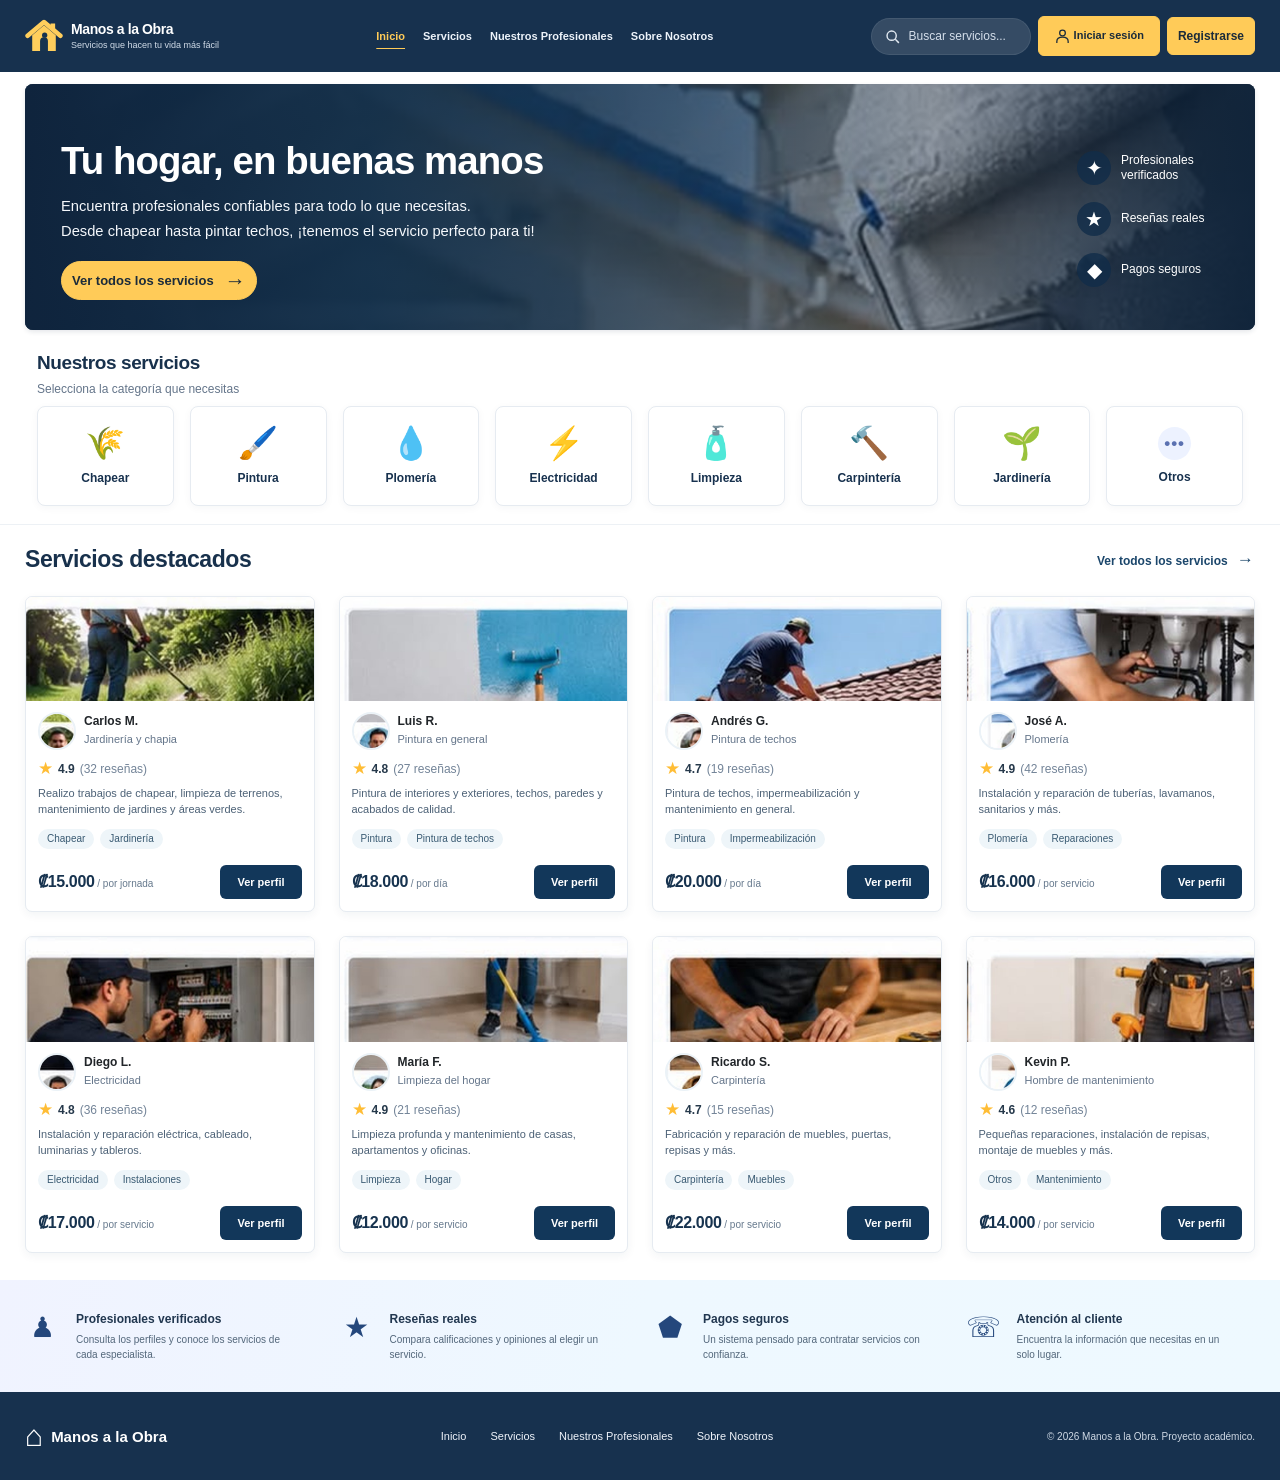
<file: index.html>
<!DOCTYPE html>
<html lang="es">

<head>
  <meta charset="UTF-8">
  <meta name="viewport" content="width=device-width, initial-scale=1">
  <meta name="theme-color" content="#17314e">
  <meta name="description"
    content="Manos a la Obra: conoce profesionales de pintura, plomería, electricidad, jardinería y otros servicios para el hogar.">
  <title>Manos a la Obra | Servicios para tu hogar</title>


  <link href="https://cdn.jsdelivr.net/npm/bootstrap@5.3.3/dist/css/bootstrap.min.css" rel="stylesheet">
  <link rel="stylesheet" href="styles.css">
</head>

<body>
  <header id="inicio" class="site-header">
    <nav class="navbar navbar-expand-lg navbar-dark" aria-label="Navegación principal">
      <div class="container-fluid section-wrap px-0">
        <a class="navbar-brand brand d-flex align-items-center gap-2 m-0" href="#inicio"
          aria-label="Manos a la Obra, ir al inicio">
          <span class="brand-icon" aria-hidden="true">
            <svg viewBox="0 0 58 54" fill="none" xmlns="http://www.w3.org/2000/svg">
              <path d="m4 26 25-21 25 21" stroke="#FFCE5C" stroke-width="7" stroke-linecap="round"
                stroke-linejoin="round" />
              <path d="M11 25v24h36V25L29 10 11 25Z" fill="#FFCE5C" />
              <path d="M23 49V34a6 6 0 0 1 12 0v15" fill="#17334F" />
              <path d="M39 14V7h7v13" fill="#FFCE5C" />
              <path d="M26 25a4 4 0 1 1 8 0 4 4 0 0 1-8 0Z" fill="#17334F" />
            </svg>
          </span>
          <span class="brand-text"><strong>Manos a la Obra</strong><small>Servicios que hacen tu vida más
              fácil</small></span>
        </a>

        <button class="navbar-toggler border-0 shadow-none" type="button" data-bs-toggle="collapse"
          data-bs-target="#menu-principal" aria-controls="menu-principal" aria-expanded="false" aria-label="Abrir menú">
          <span class="navbar-toggler-icon"></span>
        </button>

        <div class="collapse navbar-collapse" id="menu-principal">
          <ul class="navbar-nav mx-lg-auto align-items-lg-center nav-links gap-lg-2 gap-xxl-3">
            <li class="nav-item"><a class="nav-link active" aria-current="page" href="#inicio">Inicio</a></li>
            <li class="nav-item"><a class="nav-link" href="#servicios">Servicios</a></li>
            <li class="nav-item"><a class="nav-link" href="nuestros-profesionales/profesionales.html">Nuestros
                Profesionales</a></li>
            <li class="nav-item"><a class="nav-link" href="Acerca-de/acerca-de.html">Sobre Nosotros</a></li>
          </ul>

          <div
            class="header-actions d-flex flex-column flex-lg-row align-items-stretch align-items-lg-center gap-2 gap-xl-3 mt-3 mt-lg-0">
            <form class="site-search d-flex align-items-center" id="search-form" role="search"
              aria-label="Buscar servicios">
              <svg class="search-icon" viewBox="0 0 24 24" fill="none" stroke="currentColor" stroke-width="2"
                aria-hidden="true">
                <circle cx="10.8" cy="10.8" r="6.5" />
                <path d="m16 16 5 5" />
              </svg>
              <input id="search-input" class="form-control" type="search" placeholder="Buscar servicios..."
                aria-label="Buscar por servicio o profesional" autocomplete="off">
            </form>

            <a class="btn btn-login text-nowrap" href="Login/index.html">
              <svg viewBox="0 0 24 24" fill="none" stroke="currentColor" stroke-width="1.8" aria-hidden="true">
                <circle cx="12" cy="7" r="4" />
                <path d="M4 21v-2c0-4 3.5-6 8-6s8 2 8 6v2" />
              </svg>
              Iniciar sesión
            </a>
            <a class="btn btn-gold text-nowrap" href="Registro/index.html">Registrarse</a>
          </div>
        </div>
      </div>
    </nav>
  </header>

  <main>
    <section class="hero-section section-wrap" aria-labelledby="hero-title">
      <div class="row align-items-center w-100 gy-4 gx-4 m-0">
        <div class="col-12 col-lg-9 px-0">
          <div class="hero-content">
            <h1 id="hero-title">Tu hogar, en buenas manos</h1>
            <p>Encuentra profesionales confiables para todo lo que necesitas.</p>
            <p>Desde chapear hasta pintar techos, ¡tenemos el servicio perfecto para ti!</p>
            <a class="btn btn-gold hero-cta rounded-pill mt-3" href="#servicios">Ver todos los servicios <span
                aria-hidden="true">→</span></a>
          </div>
        </div>
        <div class="col-lg-3 d-none d-lg-flex justify-content-end px-0">
          <div class="hero-highlights">
            <div class="hero-highlight"><span class="hero-highlight-icon"
                aria-hidden="true">✦</span><span>Profesionales<br>verificados</span></div>
            <div class="hero-highlight"><span class="hero-highlight-icon" aria-hidden="true">★</span><span>Reseñas
                reales</span></div>
            <div class="hero-highlight"><span class="hero-highlight-icon" aria-hidden="true">◆</span><span>Pagos
                seguros</span></div>
          </div>
        </div>
      </div>
    </section>

    <!-- Categorías -->
    <section class="categories-section section-wrap" id="servicios" aria-labelledby="categories-title">
      <div class="section-heading mb-2">
        <h2 id="categories-title">Nuestros servicios</h2>
        <p>Selecciona la categoría que necesitas</p>
      </div>

      <div class="row g-2 g-md-3 category-grid" role="group" aria-label="Filtrar por categoría">
        <div class="col-6 col-sm-3 col-lg"><button class="category-card w-100 h-100" type="button"
            data-category="Chapear" aria-pressed="false"><span class="category-emoji"
              aria-hidden="true">🌾</span><span>Chapear</span></button></div>
        <div class="col-6 col-sm-3 col-lg"><button class="category-card w-100 h-100" type="button"
            data-category="Pintura" aria-pressed="false"><span class="category-emoji"
              aria-hidden="true">🖌️</span><span>Pintura</span></button></div>
        <div class="col-6 col-sm-3 col-lg"><button class="category-card w-100 h-100" type="button"
            data-category="Plomería" aria-pressed="false"><span class="category-emoji"
              aria-hidden="true">💧</span><span>Plomería</span></button></div>
        <div class="col-6 col-sm-3 col-lg"><button class="category-card w-100 h-100" type="button"
            data-category="Electricidad" aria-pressed="false"><span class="category-emoji"
              aria-hidden="true">⚡</span><span>Electricidad</span></button></div>
        <div class="col-6 col-sm-3 col-lg"><button class="category-card w-100 h-100" type="button"
            data-category="Limpieza" aria-pressed="false"><span class="category-emoji"
              aria-hidden="true">🧴</span><span>Limpieza</span></button></div>
        <div class="col-6 col-sm-3 col-lg"><button class="category-card w-100 h-100" type="button"
            data-category="Carpintería" aria-pressed="false"><span class="category-emoji"
              aria-hidden="true">🔨</span><span>Carpintería</span></button></div>
        <div class="col-6 col-sm-3 col-lg"><button class="category-card w-100 h-100" type="button"
            data-category="Jardinería" aria-pressed="false"><span class="category-emoji"
              aria-hidden="true">🌱</span><span>Jardinería</span></button></div>
        <div class="col-6 col-sm-3 col-lg"><button class="category-card w-100 h-100" type="button" data-category="Otros"
            aria-pressed="false"><span class="category-emoji others-icon"
              aria-hidden="true">•••</span><span>Otros</span></button></div>
      </div>
    </section>

    <!-- Servicios destacados -->
    <section class="featured-section" id="profesionales" aria-labelledby="featured-title">
      <div class="section-wrap">
        <div class="featured-header d-flex align-items-center justify-content-between flex-wrap gap-2">
          <div>
            <h2 id="featured-title">Servicios destacados</h2>
            <p class="results-count mb-0" id="results-count" aria-live="polite"></p>
          </div>
          <button class="btn btn-link all-services-link" id="show-all" type="button">Ver todos los servicios <span
              aria-hidden="true">→</span></button>
        </div>
        <div class="active-filter" id="active-filter" hidden>
          <span id="filter-label"></span>
          <button class="btn-close btn-close-small" type="button" id="clear-filter"
            aria-label="Quitar filtros"></button>
        </div>

        <div class="row g-3 g-xl-4" id="services-grid" aria-live="polite"></div>
        <div class="empty-state" id="empty-state" hidden>
          <div class="empty-icon" aria-hidden="true">⌕</div>
          <h3>No encontramos servicios con esos filtros</h3>
          <p>Prueba otra búsqueda o selecciona una categoría diferente.</p>
          <button class="btn btn-navy" type="button" id="empty-reset">Ver todos los servicios</button>
        </div>

      </div>
    </section>

    <!-- Sobre nosotros -->
    <section class="trust-section" id="nosotros" aria-label="Acerca de la plataforma">
      <div class="section-wrap">
        <div class="row row-cols-1 row-cols-sm-2 row-cols-lg-4 g-4">
          <div class="col">
            <div class="trust-item d-flex align-items-start gap-3"><span class="trust-icon" aria-hidden="true">♟</span>
              <div>
                <h3>Profesionales verificados</h3>
                <p>Consulta los perfiles y conoce los servicios de cada especialista.</p>
              </div>
            </div>
          </div>
          <div class="col">
            <div class="trust-item d-flex align-items-start gap-3"><span class="trust-icon" aria-hidden="true">★</span>
              <div>
                <h3>Reseñas reales</h3>
                <p>Compara calificaciones y opiniones al elegir un servicio.</p>
              </div>
            </div>
          </div>
          <div class="col">
            <div class="trust-item d-flex align-items-start gap-3"><span class="trust-icon" aria-hidden="true">⬟</span>
              <div>
                <h3>Pagos seguros</h3>
                <p>Un sistema pensado para contratar servicios con confianza.</p>
              </div>
            </div>
          </div>
          <div class="col">
            <div class="trust-item d-flex align-items-start gap-3"><span class="trust-icon" aria-hidden="true">☏</span>
              <div>
                <h3>Atención al cliente</h3>
                <p>Encuentra la información que necesitas en un solo lugar.</p>
              </div>
            </div>
          </div>
        </div>
      </div>
    </section>

  </main>

  <!-- Footer -->
  <footer class="site-footer">
    <div
      class="section-wrap footer-inner d-flex flex-column flex-xl-row justify-content-between align-items-center gap-3">
      <a class="footer-brand" href="#inicio">⌂ <span>Manos a la Obra</span></a>
      <nav class="d-flex flex-wrap align-items-center justify-content-center gap-3 gap-lg-4"
        aria-label="Navegación del pie de página">
        <a href="#inicio">Inicio</a><a href="#servicios">Servicios</a><a
          href="nuestros-profesionales/profesionales.html">Nuestros Profesionales</a><a href="#nosotros">Sobre
          Nosotros</a>
      </nav>
      <span class="footer-copy">© 2026 Manos a la Obra. Proyecto académico.</span>
    </div>
  </footer>

  <div class="modal fade" id="profile-modal" tabindex="-1" aria-labelledby="profile-modal-title" aria-hidden="true">
    <div class="modal-dialog modal-dialog-centered modal-dialog-scrollable">
      <div class="modal-content profile-modal-content">
        <button type="button" class="btn-close profile-close" data-bs-dismiss="modal"
          aria-label="Cerrar perfil"></button>
        <div id="profile-content"></div>
      </div>
    </div>
  </div>


  <script src="https://cdn.jsdelivr.net/npm/bootstrap@5.3.3/dist/js/bootstrap.bundle.min.js" defer></script>
  <script src="script.js" defer></script>
</body>

</html>
</file>
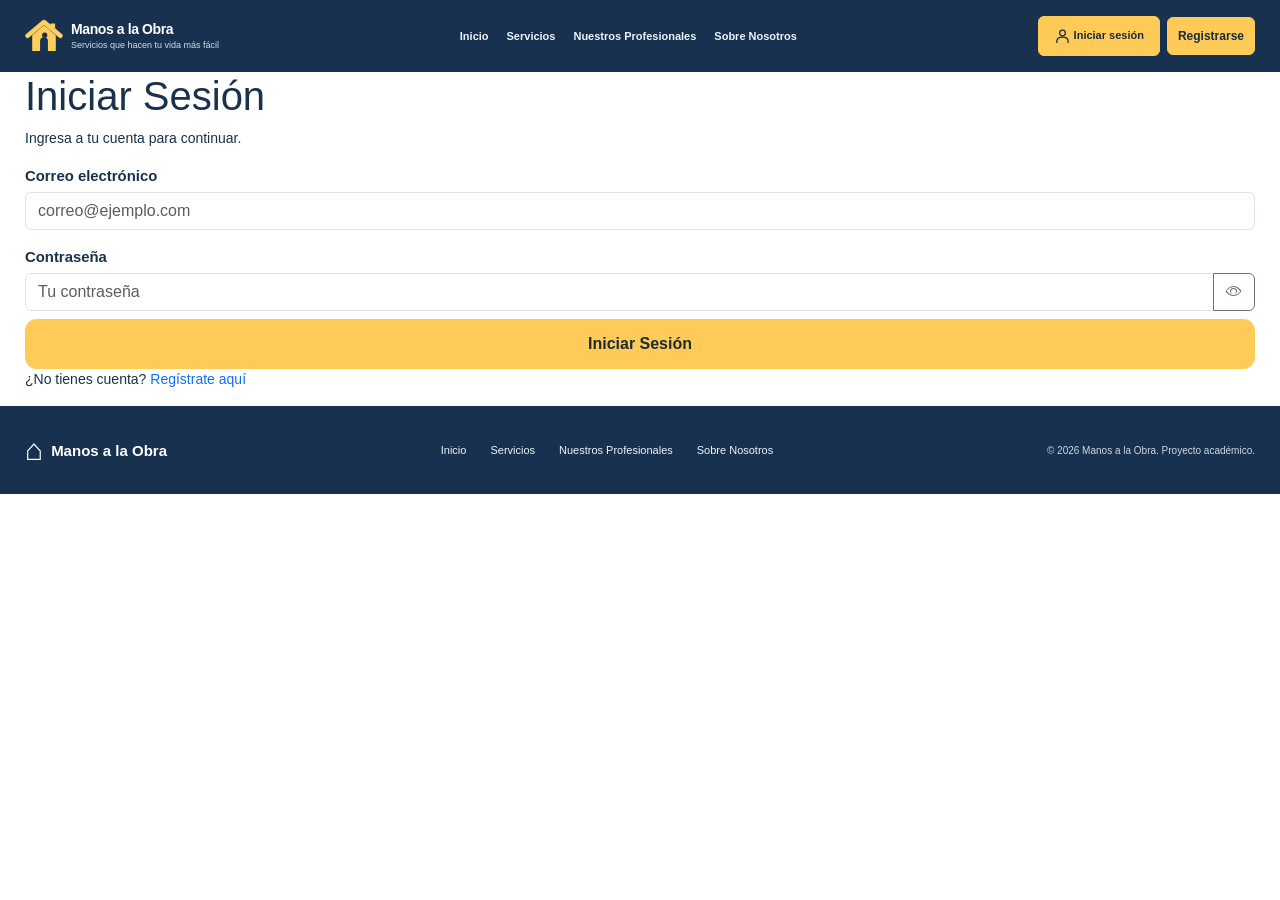
<file: Login/index.html>
<!DOCTYPE html>
<html lang="es">

<head>
  <meta charset="UTF-8">
  <meta name="viewport" content="width=device-width, initial-scale=1">
  <meta name="theme-color" content="#17314e">
  <title>Iniciar Sesión | Manos a la Obra</title>

  <link href="https://cdn.jsdelivr.net/npm/bootstrap@5.3.3/dist/css/bootstrap.min.css" rel="stylesheet">
  <link rel="stylesheet" href="https://cdn.jsdelivr.net/npm/bootstrap-icons@1.13.1/font/bootstrap-icons.min.css">
  <link rel="stylesheet" href="../styles.css">
  <link rel="stylesheet" href="styles.css">
</head>

<body>
  <header class="site-header">
    <nav class="navbar navbar-expand-lg navbar-dark" aria-label="Navegación principal">
      <div class="container-fluid section-wrap px-0">
        <a class="navbar-brand brand d-flex align-items-center gap-2 m-0" href="../index.html">
          <span class="brand-icon" aria-hidden="true">
            <svg viewBox="0 0 58 54" fill="none" xmlns="http://www.w3.org/2000/svg">
              <path d="m4 26 25-21 25 21" stroke="#FFCE5C" stroke-width="7" stroke-linecap="round"
                stroke-linejoin="round" />
              <path d="M11 25v24h36V25L29 10 11 25Z" fill="#FFCE5C" />
              <path d="M23 49V34a6 6 0 0 1 12 0v15" fill="#17334F" />
              <path d="M39 14V7h7v13" fill="#FFCE5C" />
              <path d="M26 25a4 4 0 1 1 8 0 4 4 0 0 1-8 0Z" fill="#17334F" />
            </svg>
          </span>
          <span class="brand-text"><strong>Manos a la Obra</strong><small>Servicios que hacen tu vida más
              fácil</small></span>
        </a>

        <button class="navbar-toggler border-0 shadow-none" type="button" data-bs-toggle="collapse"
          data-bs-target="#menu-principal" aria-controls="menu-principal" aria-expanded="false" aria-label="Abrir menú">
          <span class="navbar-toggler-icon"></span>
        </button>

        <div class="collapse navbar-collapse" id="menu-principal">
          <ul class="navbar-nav mx-lg-auto align-items-lg-center nav-links gap-lg-2 gap-xxl-3">
            <li class="nav-item"><a class="nav-link" href="../index.html">Inicio</a></li>
            <li class="nav-item"><a class="nav-link" href="../index.html#servicios">Servicios</a></li>
            <li class="nav-item"><a class="nav-link" href="../nuestros-profesionales/profesionales.html">Nuestros
                Profesionales</a></li>
            <li class="nav-item"><a class="nav-link" href="../Acerca-de/acerca-de.html">Sobre Nosotros</a></li>
          </ul>
          <div
            class="header-actions d-flex flex-column flex-lg-row align-items-stretch align-items-lg-center gap-2 gap-xl-3 mt-3 mt-lg-0">
            <a class="btn btn-login text-nowrap" href="index.html">
              <svg viewBox="0 0 24 24" fill="none" stroke="currentColor" stroke-width="1.8" aria-hidden="true">
                <circle cx="12" cy="7" r="4" />
                <path d="M4 21v-2c0-4 3.5-6 8-6s8 2 8 6v2" />
              </svg>
              Iniciar sesión
            </a>
            <a class="btn btn-gold text-nowrap" href="../Registro/index.html">Registrarse</a>
          </div>
        </div>
      </div>
    </nav>
  </header>

  <main>
    <section class="registro-section section-wrap">
      <div class="registro-card">
        <div class="registro-header">
          <h1>Iniciar Sesión</h1>
          <p>Ingresa a tu cuenta para continuar.</p>
        </div>

        <form id="login-form" novalidate>
          <div class="row g-3">

            <div class="col-12">
              <label for="log-email" class="form-label">Correo electrónico</label>
              <input type="email" class="form-control reg-input" id="log-email" placeholder="correo@ejemplo.com"
                autocomplete="email" required>
              <div class="invalid-feedback">Ingresa un correo válido.</div>
            </div>

            <div class="col-12">
              <label for="log-password" class="form-label">Contraseña</label>
              <div class="input-group has-validation">
                <input type="password" class="form-control reg-input" id="log-password"
                  placeholder="Tu contraseña" autocomplete="current-password" required>
                <button class="btn btn-outline-secondary" type="button" id="btnVerContrasena"
                  aria-label="Mostrar contraseña">
                  <i class="bi bi-eye"></i>
                </button>
                <div class="invalid-feedback">Ingresa tu contraseña.</div>
              </div>
            </div>

            <div class="col-12 mt-2">
              <button type="submit" class="btn btn-gold w-100 btn-submit">Iniciar Sesión</button>
            </div>

          </div>
        </form>

        <p class="registro-footer">¿No tienes cuenta? <a href="../Registro/index.html" class="link-reg">Regístrate aquí</a></p>
      </div>
    </section>
  </main>

  <footer class="site-footer">
    <div
      class="section-wrap footer-inner d-flex flex-column flex-xl-row justify-content-between align-items-center gap-3">
      <a class="footer-brand" href="../index.html">⌂ <span>Manos a la Obra</span></a>
      <nav class="d-flex flex-wrap align-items-center justify-content-center gap-3 gap-lg-4" aria-label="Pie de página">
        <a href="../index.html">Inicio</a>
        <a href="../index.html#servicios">Servicios</a>
        <a href="../nuestros-profesionales/profesionales.html">Nuestros Profesionales</a>
        <a href="../Acerca-de/acerca-de.html">Sobre Nosotros</a>
      </nav>
      <span class="footer-copy">© 2026 Manos a la Obra. Proyecto académico.</span>
    </div>
  </footer>

  <script src="https://cdn.jsdelivr.net/npm/bootstrap@5.3.3/dist/js/bootstrap.bundle.min.js" defer></script>
  <script src="script.js" defer></script>
</body>

</html>
</file>
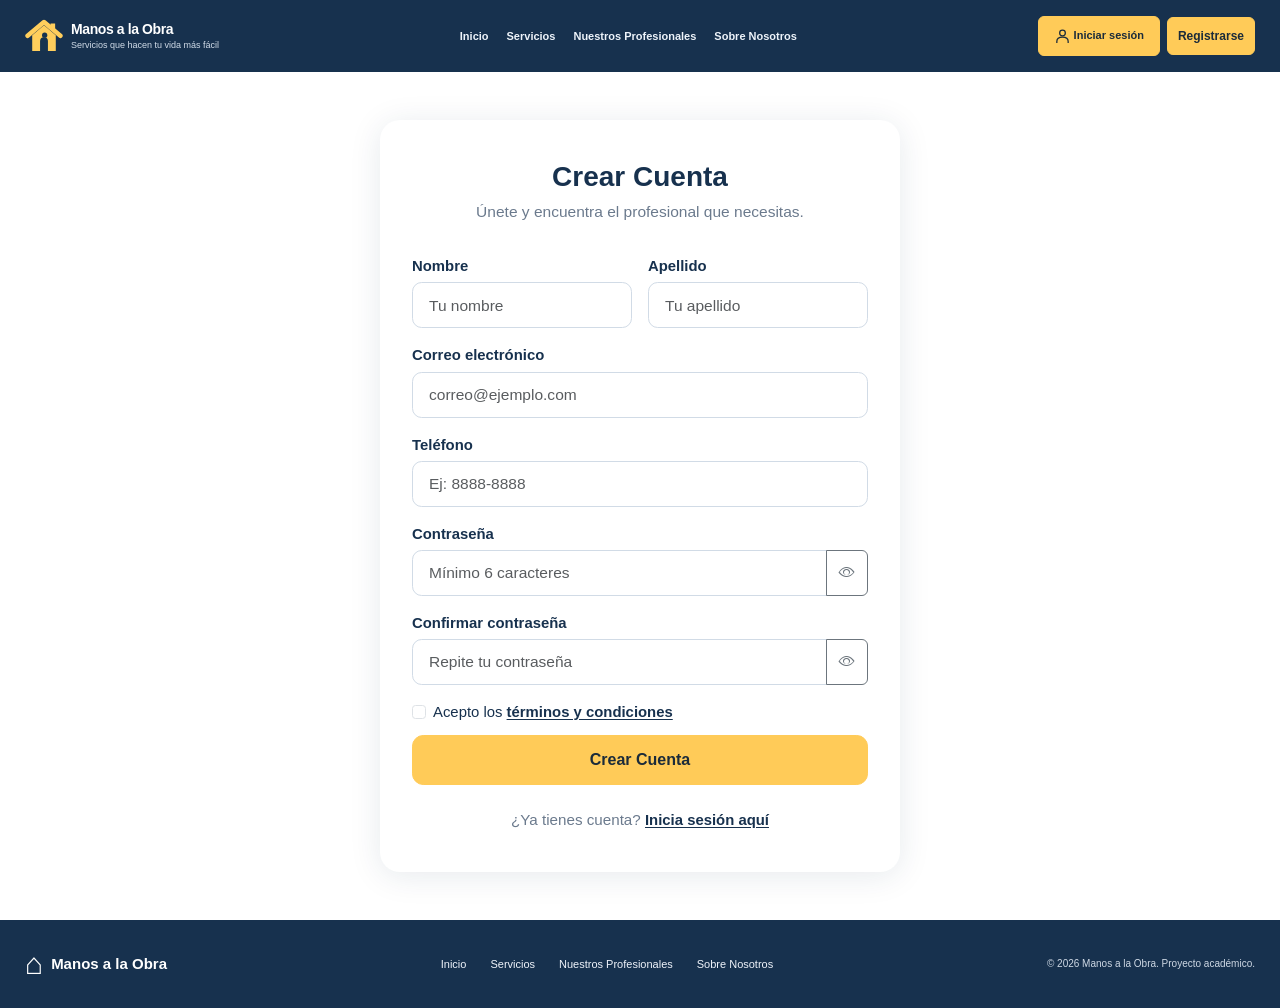
<file: Registro/index.html>
<!DOCTYPE html>
<html lang="es">

<head>
  <meta charset="UTF-8">
  <meta name="viewport" content="width=device-width, initial-scale=1">
  <meta name="theme-color" content="#17314e">
  <title>Registrarse | Manos a la Obra</title>

  <link href="https://cdn.jsdelivr.net/npm/bootstrap@5.3.3/dist/css/bootstrap.min.css" rel="stylesheet">
  <link rel="stylesheet" href="../styles.css">
  <link rel="stylesheet" href="styles.css">
  <link rel="stylesheet" href="https://cdn.jsdelivr.net/npm/bootstrap-icons@1.13.1/font/bootstrap-icons.min.css">
</head>

<body>
  <header class="site-header">
    <nav class="navbar navbar-expand-lg navbar-dark" aria-label="Navegación principal">
      <div class="container-fluid section-wrap px-0">
        <a class="navbar-brand brand d-flex align-items-center gap-2 m-0" href="../index.html">
          <span class="brand-icon" aria-hidden="true">
            <svg viewBox="0 0 58 54" fill="none" xmlns="http://www.w3.org/2000/svg">
              <path d="m4 26 25-21 25 21" stroke="#FFCE5C" stroke-width="7" stroke-linecap="round"
                stroke-linejoin="round" />
              <path d="M11 25v24h36V25L29 10 11 25Z" fill="#FFCE5C" />
              <path d="M23 49V34a6 6 0 0 1 12 0v15" fill="#17334F" />
              <path d="M39 14V7h7v13" fill="#FFCE5C" />
              <path d="M26 25a4 4 0 1 1 8 0 4 4 0 0 1-8 0Z" fill="#17334F" />
            </svg>
          </span>
          <span class="brand-text"><strong>Manos a la Obra</strong><small>Servicios que hacen tu vida más
              fácil</small></span>
        </a>

        <button class="navbar-toggler border-0 shadow-none" type="button" data-bs-toggle="collapse"
          data-bs-target="#menu-principal" aria-controls="menu-principal" aria-expanded="false" aria-label="Abrir menú">
          <span class="navbar-toggler-icon"></span>
        </button>

        <div class="collapse navbar-collapse" id="menu-principal">
          <ul class="navbar-nav mx-lg-auto align-items-lg-center nav-links gap-lg-2 gap-xxl-3">
            <li class="nav-item"><a class="nav-link" href="../index.html">Inicio</a></li>
            <li class="nav-item"><a class="nav-link" href="../index.html#servicios">Servicios</a></li>
            <li class="nav-item"><a class="nav-link" href="../nuestros-profesionales/profesionales.html">Nuestros
                Profesionales</a></li>
            <li class="nav-item"><a class="nav-link" href="acerca-de.html">Sobre Nosotros</a></li>
          </ul>
          <div
            class="header-actions d-flex flex-column flex-lg-row align-items-stretch align-items-lg-center gap-2 gap-xl-3 mt-3 mt-lg-0">
            <a class="btn btn-login text-nowrap" href="login.html">
              <svg viewBox="0 0 24 24" fill="none" stroke="currentColor" stroke-width="1.8" aria-hidden="true">
                <circle cx="12" cy="7" r="4" />
                <path d="M4 21v-2c0-4 3.5-6 8-6s8 2 8 6v2" />
              </svg>
              Iniciar sesión
            </a>
            <a class="btn btn-gold text-nowrap" href="registro.html">Registrarse</a>
          </div>
        </div>
      </div>
    </nav>
  </header>

  <main>
    <section class="registro-section section-wrap">
      <div class="registro-card">
        <div class="registro-header">
          <h1>Crear Cuenta</h1>
          <p>Únete y encuentra el profesional que necesitas.</p>
        </div>

        <form id="registro-form" novalidate>
          <div class="row g-3">

            <div class="col-12 col-sm-6">
              <label for="reg-nombre" class="form-label">Nombre</label>
              <input type="text" class="form-control reg-input" id="reg-nombre" placeholder="Tu nombre"
                autocomplete="given-name" required>
              <div class="invalid-feedback">Ingresa tu nombre.</div>
            </div>

            <div class="col-12 col-sm-6">
              <label for="reg-apellido" class="form-label">Apellido</label>
              <input type="text" class="form-control reg-input" id="reg-apellido" placeholder="Tu apellido"
                autocomplete="family-name" required>
              <div class="invalid-feedback">Ingresa tu apellido.</div>
            </div>

            <div class="col-12">
              <label for="reg-email" class="form-label">Correo electrónico</label>
              <input type="email" class="form-control reg-input" id="reg-email" placeholder="correo@ejemplo.com"
                autocomplete="email" required>
              <div class="invalid-feedback">Ingresa un correo válido.</div>
            </div>

            <div class="col-12">
              <label for="reg-telefono" class="form-label">Teléfono</label>
              <input type="tel" class="form-control reg-input" id="reg-telefono" placeholder="Ej: 8888-8888"
                autocomplete="tel" required>
              <div class="invalid-feedback">Ingresa tu teléfono.</div>
            </div>

            <div class="col-12">
              <label for="reg-password" class="form-label">Contraseña</label>
              <div class="input-group has-validation">
                <input type="password" class="form-control reg-input" id="reg-password"
                  placeholder="Mínimo 6 caracteres" autocomplete="new-password" required minlength="6">
                <button class="btn btn-outline-secondary" type="button" id="btnVerContrasena1"
                  aria-label="Mostrar contraseña">
                  <i class="bi bi-eye"></i>
                </button>
                <div class="invalid-feedback">La contraseña debe tener al menos 6 caracteres.</div>
              </div>
            </div>


            <div class="col-12">
              <label for="reg-confirmar" class="form-label">Confirmar contraseña</label>
              <div class="input-group has-validation">
                <input type="password" class="form-control reg-input" id="reg-confirmar"
                  placeholder="Repite tu contraseña" autocomplete="new-password" required>
                <button class="btn btn-outline-secondary" type="button" id="btnVerContrasena2"
                  aria-label="Mostrar contraseña">
                  <i class="bi bi-eye"></i>
                </button>
                <div class="invalid-feedback" id="confirmar-msg">Las contraseñas no coinciden.</div>
              </div>
            </div>

            <div class="col-12">
              <div class="form-check">
                <input class="form-check-input" type="checkbox" id="reg-terminos" required>
                <label class="form-check-label" for="reg-terminos">
                  Acepto los <a href="#" class="link-reg">términos y condiciones</a>
                </label>
                <div class="invalid-feedback">Debes aceptar los términos para continuar.</div>
              </div>
            </div>

            <div class="col-12 mt-2">
              <button type="submit" class="btn btn-gold w-100 btn-submit">Crear Cuenta</button>
            </div>

          </div>
        </form>

        <p class="registro-footer">¿Ya tienes cuenta? <a href="login.html" class="link-reg">Inicia sesión aquí</a></p>
      </div>
    </section>
  </main>

  <footer class="site-footer">
    <div
      class="section-wrap footer-inner d-flex flex-column flex-xl-row justify-content-between align-items-center gap-3">
      <a class="footer-brand" href="../index.html">⌂ <span>Manos a la Obra</span></a>
      <nav class="d-flex flex-wrap align-items-center justify-content-center gap-3 gap-lg-4" aria-label="Pie de página">
        <a href="../index.html">Inicio</a>
        <a href="../index.html#servicios">Servicios</a>
        <a href="../nuestros-profesionales/profesionales.html">Nuestros Profesionales</a>
        <a href="acerca-de.html">Sobre Nosotros</a>
      </nav>
      <span class="footer-copy">© 2026 Manos a la Obra. Proyecto académico.</span>
    </div>
  </footer>

  <script src="https://cdn.jsdelivr.net/npm/bootstrap@5.3.3/dist/js/bootstrap.bundle.min.js" defer></script>
  <script src="script.js" defer></script>
</body>

</html>
</file>
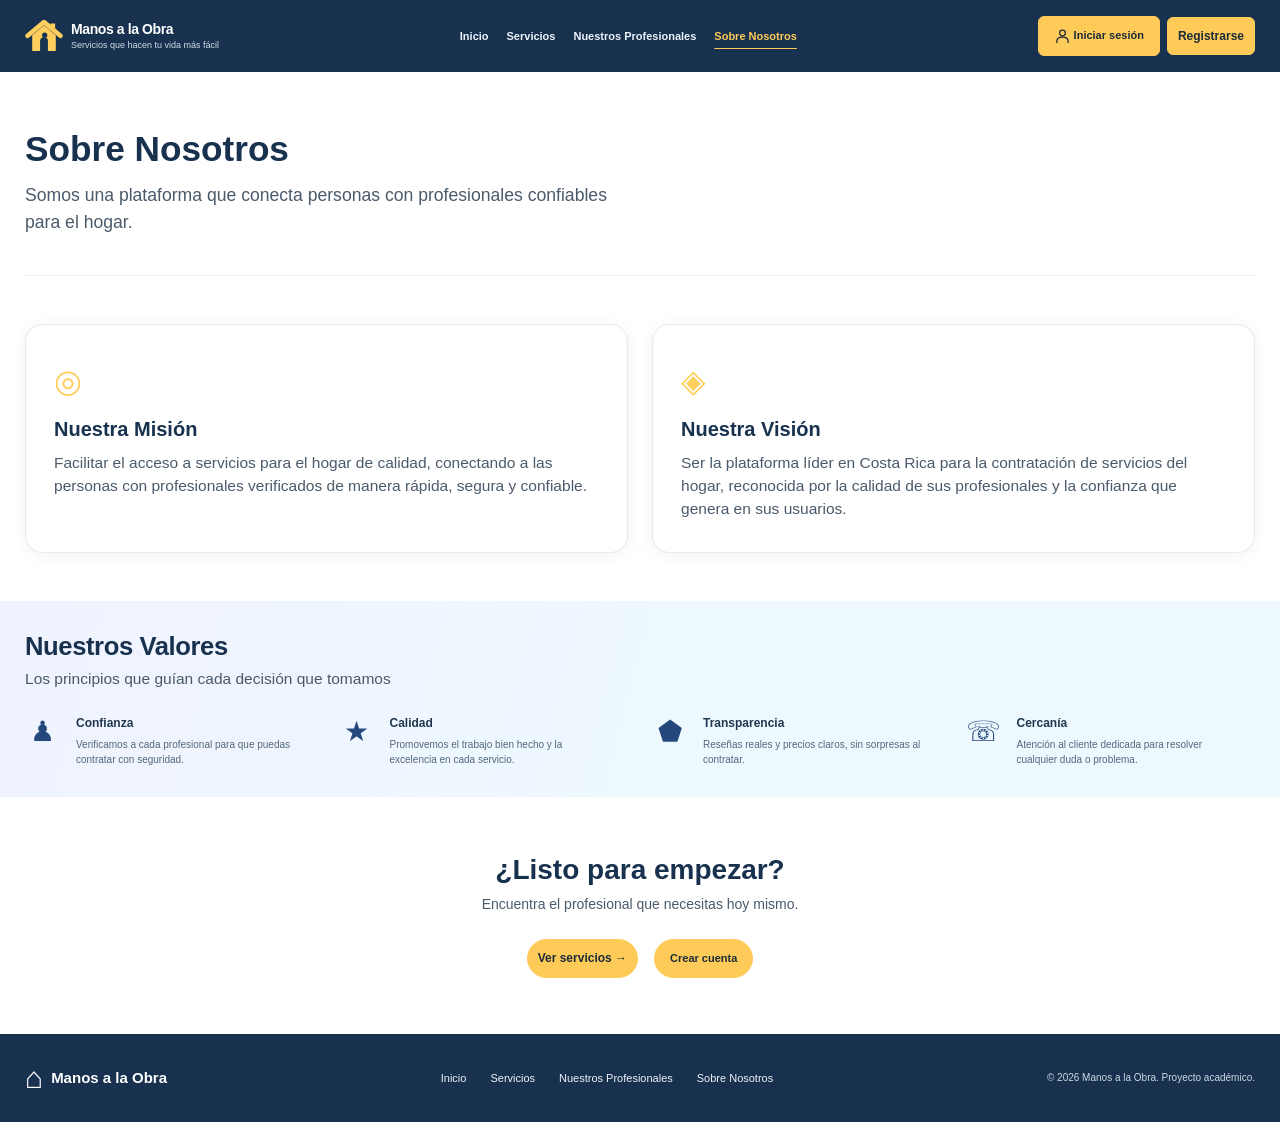
<file: Acerca-de/acerca-de.html>
<!DOCTYPE html>
<html lang="es">

<head>
  <meta charset="UTF-8">
  <meta name="viewport" content="width=device-width, initial-scale=1">
  <meta name="theme-color" content="#17314e">
  <title>Sobre Nosotros | Manos a la Obra</title>

  <link href="https://cdn.jsdelivr.net/npm/bootstrap@5.3.3/dist/css/bootstrap.min.css" rel="stylesheet">
  <link rel="stylesheet" href="../styles.css">
  <link rel="stylesheet" href="styles.css">
</head>

<body>
  <header class="site-header">
    <nav class="navbar navbar-expand-lg navbar-dark" aria-label="Navegación principal">
      <div class="container-fluid section-wrap px-0">
        <a class="navbar-brand brand d-flex align-items-center gap-2 m-0" href="../index.html">
          <span class="brand-icon" aria-hidden="true">
            <svg viewBox="0 0 58 54" fill="none" xmlns="http://www.w3.org/2000/svg">
              <path d="m4 26 25-21 25 21" stroke="#FFCE5C" stroke-width="7" stroke-linecap="round"
                stroke-linejoin="round" />
              <path d="M11 25v24h36V25L29 10 11 25Z" fill="#FFCE5C" />
              <path d="M23 49V34a6 6 0 0 1 12 0v15" fill="#17334F" />
              <path d="M39 14V7h7v13" fill="#FFCE5C" />
              <path d="M26 25a4 4 0 1 1 8 0 4 4 0 0 1-8 0Z" fill="#17334F" />
            </svg>
          </span>
          <span class="brand-text"><strong>Manos a la Obra</strong><small>Servicios que hacen tu vida más
              fácil</small></span>
        </a>

        <button class="navbar-toggler border-0 shadow-none" type="button" data-bs-toggle="collapse"
          data-bs-target="#menu-principal" aria-controls="menu-principal" aria-expanded="false" aria-label="Abrir menú">
          <span class="navbar-toggler-icon"></span>
        </button>

        <div class="collapse navbar-collapse" id="menu-principal">
          <ul class="navbar-nav mx-lg-auto align-items-lg-center nav-links gap-lg-2 gap-xxl-3">
            <li class="nav-item"><a class="nav-link" href="../index.html">Inicio</a></li>
            <li class="nav-item"><a class="nav-link" href="../index.html#servicios">Servicios</a></li>
            <li class="nav-item"><a class="nav-link" href="../nuestros-profesionales/profesionales.html">Nuestros
                Profesionales</a></li>
            <li class="nav-item"><a class="nav-link active" aria-current="page" href="acerca-de.html">Sobre Nosotros</a>
            </li>
          </ul>
          <div
            class="header-actions d-flex flex-column flex-lg-row align-items-stretch align-items-lg-center gap-2 gap-xl-3 mt-3 mt-lg-0">
            <a class="btn btn-login text-nowrap" href="../Login/index.html">
              <svg viewBox="0 0 24 24" fill="none" stroke="currentColor" stroke-width="1.8" aria-hidden="true">
                <circle cx="12" cy="7" r="4" />
                <path d="M4 21v-2c0-4 3.5-6 8-6s8 2 8 6v2" />
              </svg>
              Iniciar sesión
            </a>
            <a class="btn btn-gold text-nowrap" href="../Registro/index.html">Registrarse</a>
          </div>
        </div>
      </div>
    </nav>
  </header>

  <main>
    <!-- Hero -->
    <section class="about-hero section-wrap" aria-labelledby="about-title">
      <h1 id="about-title">Sobre Nosotros</h1>
      <p>Somos una plataforma que conecta personas con profesionales confiables para el hogar.</p>
    </section>

    <!-- Misión y Visión -->
    <section class="about-cards section-wrap" aria-label="Misión y visión">
      <div class="row g-4">
        <div class="col-12 col-md-6">
          <div class="about-card h-100">
            <span class="about-icon" aria-hidden="true">◎</span>
            <h2>Nuestra Misión</h2>
            <p>Facilitar el acceso a servicios para el hogar de calidad, conectando a las personas con profesionales
              verificados de manera rápida, segura y confiable.</p>
          </div>
        </div>
        <div class="col-12 col-md-6">
          <div class="about-card h-100">
            <span class="about-icon" aria-hidden="true">◈</span>
            <h2>Nuestra Visión</h2>
            <p>Ser la plataforma líder en Costa Rica para la contratación de servicios del hogar, reconocida por la
              calidad de sus profesionales y la confianza que genera en sus usuarios.</p>
          </div>
        </div>
      </div>
    </section>

    <!-- Valores -->
    <section class="trust-section" aria-labelledby="valores-title">
      <div class="section-wrap">
        <div class="section-heading mb-4">
          <h2 id="valores-title">Nuestros Valores</h2>
          <p>Los principios que guían cada decisión que tomamos</p>
        </div>
        <div class="row row-cols-1 row-cols-sm-2 row-cols-lg-4 g-4">
          <div class="col">
            <div class="trust-item d-flex align-items-start gap-3">
              <span class="trust-icon" aria-hidden="true">♟</span>
              <div>
                <h3>Confianza</h3>
                <p>Verificamos a cada profesional para que puedas contratar con seguridad.</p>
              </div>
            </div>
          </div>
          <div class="col">
            <div class="trust-item d-flex align-items-start gap-3">
              <span class="trust-icon" aria-hidden="true">★</span>
              <div>
                <h3>Calidad</h3>
                <p>Promovemos el trabajo bien hecho y la excelencia en cada servicio.</p>
              </div>
            </div>
          </div>
          <div class="col">
            <div class="trust-item d-flex align-items-start gap-3">
              <span class="trust-icon" aria-hidden="true">⬟</span>
              <div>
                <h3>Transparencia</h3>
                <p>Reseñas reales y precios claros, sin sorpresas al contratar.</p>
              </div>
            </div>
          </div>
          <div class="col">
            <div class="trust-item d-flex align-items-start gap-3">
              <span class="trust-icon" aria-hidden="true">☏</span>
              <div>
                <h3>Cercanía</h3>
                <p>Atención al cliente dedicada para resolver cualquier duda o problema.</p>
              </div>
            </div>
          </div>
        </div>
      </div>
    </section>

    <!-- CTA -->
    <section class="about-cta section-wrap" aria-label="Llamado a la acción">
      <div class="about-cta-inner">
        <h2>¿Listo para empezar?</h2>
        <p>Encuentra el profesional que necesitas hoy mismo.</p>
        <div class="d-flex flex-column flex-sm-row gap-3 justify-content-center">
          <a class="btn btn-gold rounded-pill" href="../index.html#servicios">Ver servicios <span
              aria-hidden="true">→</span></a>
          <a class="btn btn-login rounded-pill" href="../Registro/index.html">Crear cuenta</a>
        </div>
      </div>
    </section>
  </main>

  <footer class="site-footer">
    <div
      class="section-wrap footer-inner d-flex flex-column flex-xl-row justify-content-between align-items-center gap-3">
      <a class="footer-brand" href="../index.html">⌂ <span>Manos a la Obra</span></a>
      <nav class="d-flex flex-wrap align-items-center justify-content-center gap-3 gap-lg-4" aria-label="Pie de página">
        <a href="../index.html">Inicio</a>
        <a href="../index.html#servicios">Servicios</a>
        <a href="../nuestros-profesionales/profesionales.html">Nuestros Profesionales</a>
        <a href="acerca-de.html">Sobre Nosotros</a>
      </nav>
      <span class="footer-copy">© 2026 Manos a la Obra. Proyecto académico.</span>
    </div>
  </footer>

  <script src="https://cdn.jsdelivr.net/npm/bootstrap@5.3.3/dist/js/bootstrap.bundle.min.js" defer></script>
</body>

</html>
</file>
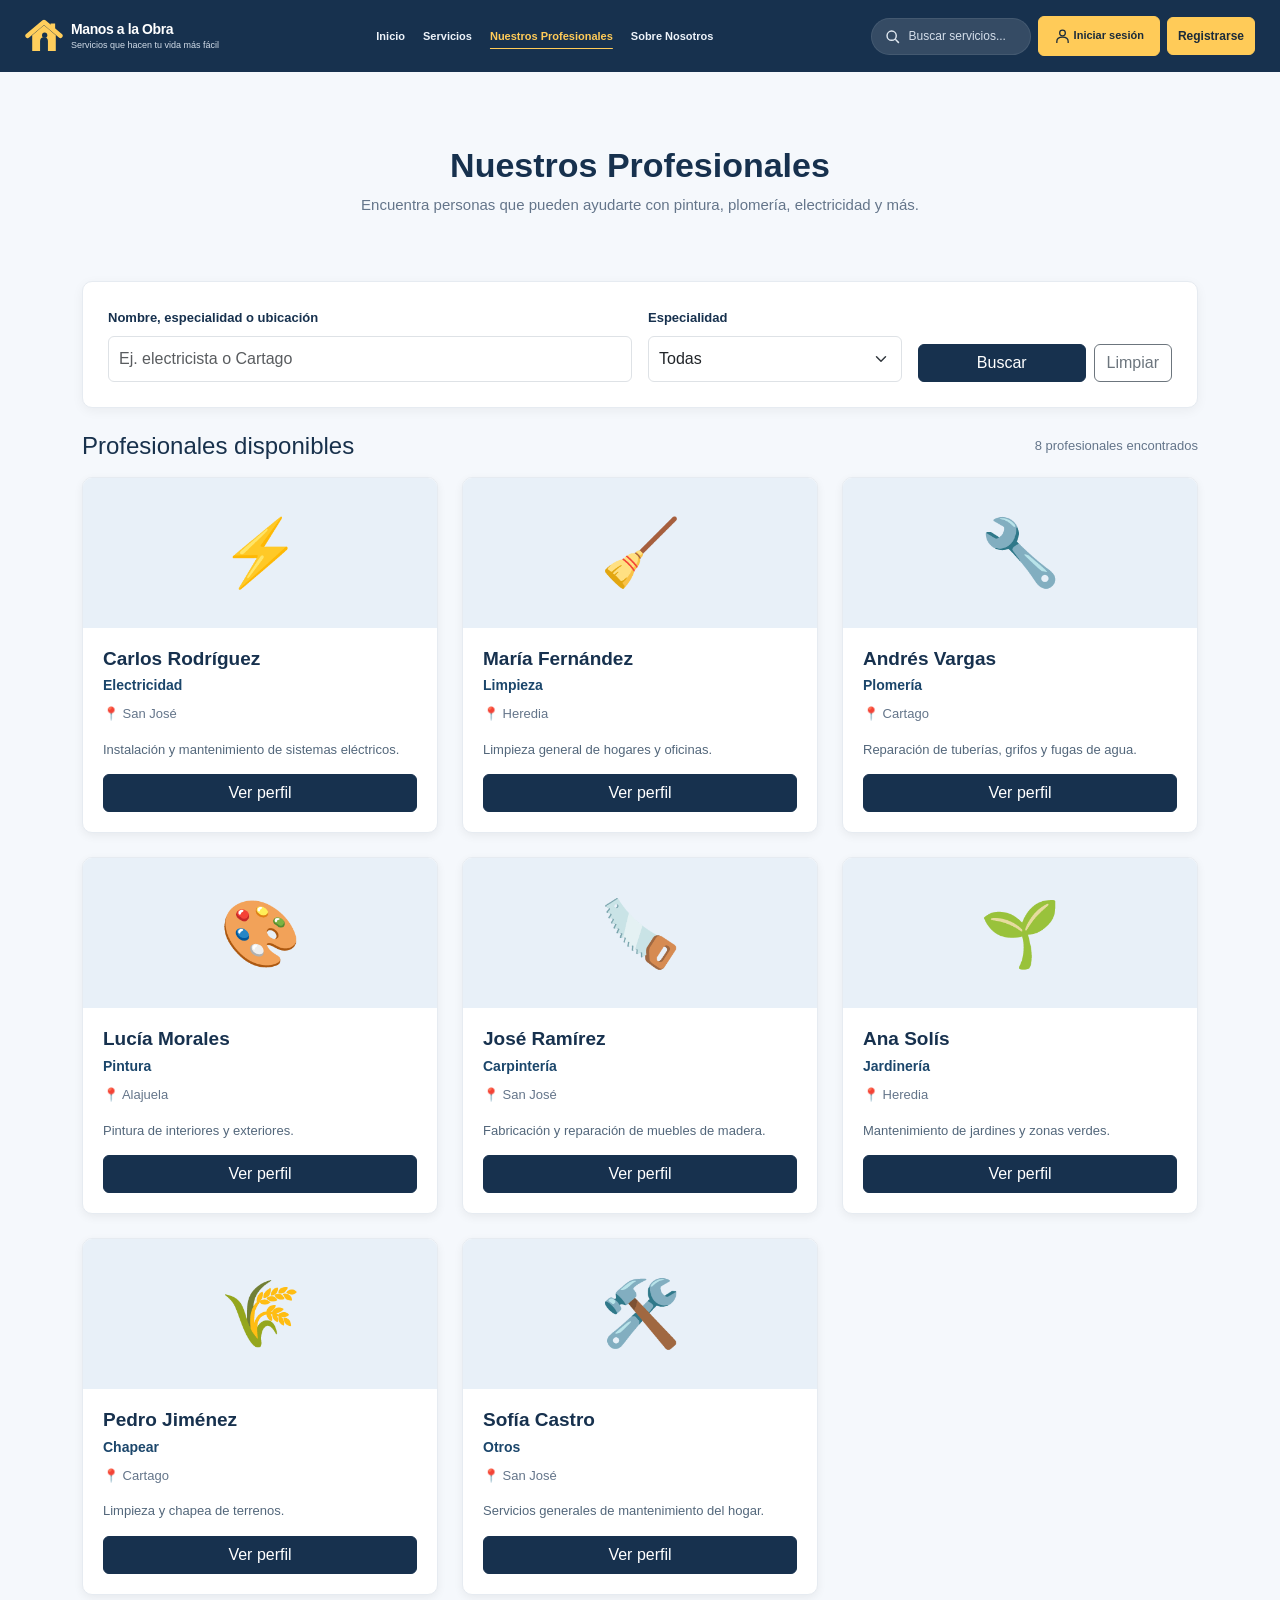
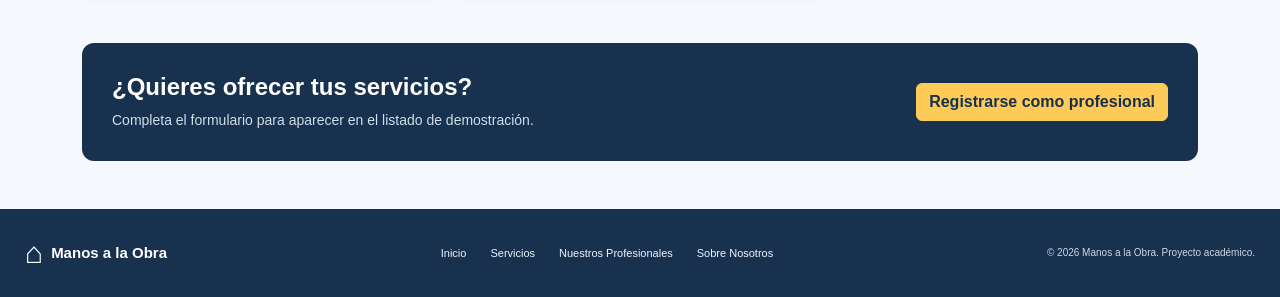
<file: nuestros-profesionales/profesionales.html>
<!DOCTYPE html>
<html lang="es">

<head>
    <meta charset="UTF-8">
    <meta name="viewport" content="width=device-width, initial-scale=1.0">
    <title>Nuestros Profesionales | Manos a la Obra</title>

    <!-- Bootstrap -->
    <link href="https://cdn.jsdelivr.net/npm/bootstrap@5.3.8/dist/css/bootstrap.min.css" rel="stylesheet">
    <!-- Estilos -->
    <link rel="stylesheet" href="../styles.css">
    <link rel="stylesheet" href="profesionales.css">

    <!-- JavaScript -->
    <script src="profesionales.js" defer></script>
</head>

<body class="pagina-profesionales">

    <!-- Barra de navegación -->

    <!-- Barra de navegación -->
    <header id="inicio" class="site-header">
        <nav class="navbar navbar-expand-lg navbar-dark" aria-label="Navegación principal">
            <div class="container-fluid section-wrap px-0">

                <a class="navbar-brand brand d-flex align-items-center gap-2 m-0" href="../index.html#inicio"
                    aria-label="Manos a la Obra, ir al inicio">

                    <span class="brand-icon" aria-hidden="true">
                        <svg viewBox="0 0 58 54" fill="none" xmlns="http://www.w3.org/2000/svg">
                            <path d="m4 26 25-21 25 21" stroke="#FFCE5C" stroke-width="7" stroke-linecap="round"
                                stroke-linejoin="round" />
                            <path d="M11 25v24h36V25L29 10 11 25Z" fill="#FFCE5C" />
                            <path d="M23 49V34a6 6 0 0 1 12 0v15" fill="#17334F" />
                            <path d="M39 14V7h7v13" fill="#FFCE5C" />
                            <path d="M26 25a4 4 0 1 1 8 0 4 4 0 0 1-8 0Z" fill="#17334F" />
                        </svg>
                    </span>

                    <span class="brand-text">
                        <strong>Manos a la Obra</strong>
                        <small>Servicios que hacen tu vida más fácil</small>
                    </span>
                </a>

                <button class="navbar-toggler border-0 shadow-none" type="button" data-bs-toggle="collapse"
                    data-bs-target="#menu-principal" aria-controls="menu-principal" aria-expanded="false"
                    aria-label="Abrir menú">
                    <span class="navbar-toggler-icon"></span>
                </button>

                <div class="collapse navbar-collapse" id="menu-principal">

                    <ul class="navbar-nav mx-lg-auto align-items-lg-center nav-links gap-lg-2 gap-xxl-3">
                        <li class="nav-item">
                            <a class="nav-link" href="../index.html#inicio">Inicio</a>
                        </li>
                        <li class="nav-item">
                            <a class="nav-link" href="../index.html#servicios">Servicios</a>
                        </li>
                        <li class="nav-item">
                            <a class="nav-link active" aria-current="page" href="profesionales.html">Nuestros
                                Profesionales</a>
                        </li>
                        <li class="nav-item">
                            <a class="nav-link" href="../Acerca-de/acerca-de.html">Sobre Nosotros</a>
                        </li>
                    </ul>

                    <div
                        class="header-actions d-flex flex-column flex-lg-row align-items-stretch align-items-lg-center gap-2 gap-xl-3 mt-3 mt-lg-0">

                        <form class="site-search d-flex align-items-center" action="../index.html" method="get"
                            role="search" aria-label="Buscar servicios">
                            <svg class="search-icon" viewBox="0 0 24 24" fill="none" stroke="currentColor"
                                stroke-width="2" aria-hidden="true">
                                <circle cx="10.8" cy="10.8" r="6.5" />
                                <path d="m16 16 5 5" />
                            </svg>
                            <input class="form-control" type="search" placeholder="Buscar servicios..."
                                aria-label="Buscar servicios" disabled>
                        </form>

                        <a class="btn btn-login text-nowrap" href="../Login/index.html">
                            <svg viewBox="0 0 24 24" fill="none" stroke="currentColor" stroke-width="1.8"
                                aria-hidden="true">
                                <circle cx="12" cy="7" r="4" />
                                <path d="M4 21v-2c0-4 3.5-6 8-6s8 2 8 6v2" />
                            </svg>
                            Iniciar sesión
                        </a>

                        <a class="btn btn-gold text-nowrap" href="../Registro/index.html">
                            Registrarse
                        </a>

                    </div>
                </div>
            </div>
        </nav>
    </header>

    <main class="np-main container py-5">

        <!-- Presentación -->
        <section class="np-intro mb-4">
            <h1 id="titulo-profesionales">Nuestros Profesionales</h1>
            <p>Encuentra personas que pueden ayudarte con pintura, plomería, electricidad y más.</p>
        </section>

        <!-- Buscador de profesionales -->
        <section class="np-busqueda mb-4">
            <div class="row g-3 align-items-end">

                <div class="col-12 col-md-6">
                    <label class="form-label" for="buscarProfesional">
                        Nombre, especialidad o ubicación
                    </label>
                    <input class="form-control" type="search" id="buscarProfesional"
                        placeholder="Ej. electricista o Cartago">
                </div>

                <div class="col-12 col-md-3">
                    <label class="form-label" for="filtrarEspecialidad">
                        Especialidad
                    </label>

                    <select class="form-select" id="filtrarEspecialidad">
                        <option value="">Todas</option>
                        <option value="Chapear">Chapear</option>
                        <option value="Pintura">Pintura</option>
                        <option value="Plomería">Plomería</option>
                        <option value="Electricidad">Electricidad</option>
                        <option value="Limpieza">Limpieza</option>
                        <option value="Carpintería">Carpintería</option>
                        <option value="Jardinería">Jardinería</option>
                        <option value="Otros">Otros</option>
                    </select>
                </div>

                <div class="col-12 col-md-3 d-flex gap-2">
                    <button class="btn btn-primary flex-fill" id="btnBuscarProfesional" type="button">
                        Buscar
                    </button>

                    <button class="btn btn-outline-secondary" id="btnLimpiarBusqueda" type="button">
                        Limpiar
                    </button>
                </div>
            </div>
        </section>

        <!-- Listado de profesionales -->
        <section>
            <div class="d-flex justify-content-between align-items-center flex-wrap gap-2 mb-3">
                <h2 class="h4 m-0">Profesionales disponibles</h2>
                <span id="cantidadResultados" aria-live="polite"></span>
            </div>

            <div class="row g-4" id="listaProfesionales"></div>

            <p class="np-sin-resultados mt-4" id="sinResultados" hidden>
                No encontramos profesionales con esos filtros.
            </p>
        </section>

        <!-- Registro de profesionales -->
        <section class="np-registro-invitacion mt-5">
            <div>
                <h2 class="h4">¿Quieres ofrecer tus servicios?</h2>
                <p class="mb-0">
                    Completa el formulario para aparecer en el listado de demostración.
                </p>
            </div>

            <button class="btn btn-warning" id="btnRegistroProfesional" type="button">
                Registrarse como profesional
            </button>
        </section>
    </main>

    <!-- footer -->
    <footer class="site-footer">
        <div
            class="section-wrap footer-inner d-flex flex-column flex-xl-row justify-content-between align-items-center gap-3">
            <a class="footer-brand" href="../index.html">⌂ <span>Manos a la Obra</span></a>
            <nav class="d-flex flex-wrap align-items-center justify-content-center gap-3 gap-lg-4"
                aria-label="Pie de página">
                <a href="../index.html">Inicio</a>
                <a href="../index.html#servicios">Servicios</a>
                <a href="profesionales.html">Nuestros Profesionales</a>
                <a href="../Acerca-de/acerca-de.html">Sobre Nosotros</a>
            </nav>
            <span class="footer-copy">© 2026 Manos a la Obra. Proyecto académico.</span>
        </div>
    </footer>

    <!-- Ventana de información del profesional -->
    <dialog id="dialogPerfil" class="np-dialog">
        <button class="np-cerrar" type="button" id="cerrarPerfil" aria-label="Cerrar">×</button>

        <h2 id="tituloPerfil" class="h4"></h2>
        <p id="especialidadPerfil"></p>
        <p id="ubicacionPerfil"></p>
        <p id="descripcionPerfil"></p>
        <p id="telefonoPerfil"></p>
    </dialog>

    <!-- Ventana de registro -->
    <dialog id="dialogRegistro" class="np-dialog">
        <button class="np-cerrar" type="button" id="cerrarRegistro" aria-label="Cerrar">×</button>

        <h2 class="h4 mb-3">Registro de profesional</h2>

        <form id="formRegistroProfesional">

            <div class="mb-3">
                <label class="form-label" for="nombreRegistro">
                    Nombre completo
                </label>
                <input class="form-control" id="nombreRegistro" type="text" maxlength="80" required>
            </div>

            <div class="mb-3">
                <label class="form-label" for="especialidadRegistro">
                    Especialidad
                </label>
                <select class="form-select" id="especialidadRegistro" required>
                    <option value="">Seleccione una especialidad</option>
                    <option>Chapear</option>
                    <option>Pintura</option>
                    <option>Plomería</option>
                    <option>Electricidad</option>
                    <option>Limpieza</option>
                    <option>Carpintería</option>
                    <option>Jardinería</option>
                    <option>Otros</option>
                </select>
            </div>

            <div class="mb-3">
                <label class="form-label" for="ubicacionRegistro">
                    Ubicación
                </label>
                <input class="form-control" id="ubicacionRegistro" type="text" maxlength="80" placeholder="Ej. San José"
                    required>
            </div>

            <div class="mb-3">
                <label class="form-label" for="telefonoRegistro">
                    Teléfono
                </label>
                <input class="form-control" id="telefonoRegistro" type="tel" maxlength="20" required>
            </div>

            <div class="mb-3">
                <label class="form-label" for="correoRegistro">
                    Correo electrónico
                </label>
                <input class="form-control" id="correoRegistro" type="email" maxlength="120" required>
            </div>

            <div class="mb-3">
                <label class="form-label" for="descripcionRegistro">
                    Descripción de tus servicios
                </label>
                <textarea class="form-control" id="descripcionRegistro" rows="3" maxlength="300" required></textarea>
            </div>



            <button class="btn btn-primary w-100" type="submit">
                Completar registro
            </button>
        </form>
    </dialog>

</body>

</html>
</file>
<file: styles.css>
:root {
  --navy: #17314e;
  --navy-dark: #12283f;
  --blue: #1b466b;
  --gold: #ffcb58;
  --gold-hover: #f5b938;
  --ink: #18314c;
  --muted: #64758a;
  --line: #e6ebf1;
}

html {
  scroll-behavior: smooth;
  scroll-padding-top: 20px;
}

body {
  min-width: 320px;
  font-family: "Segoe UI", Arial, sans-serif;
  font-size: 14px;
  color: var(--ink);
  background: #fff;
}

a {
  text-decoration: none;
}

button:focus-visible,
a:focus-visible,
input:focus-visible {
  outline: 3px solid #edb63f;
  outline-offset: 3px;
}

[hidden] {
  display: none !important;
}

.section-wrap {
  width: calc(100% - 50px);
  max-width: 1510px;
  margin-right: auto;
  margin-left: auto;
}

/* Barra de navegación */
.site-header {
  background: var(--navy);
  color: #fff;
}

.site-header .navbar {
  min-height: 72px;
  padding: 8px 0;
}

.brand {
  flex-shrink: 0;
  min-width: 208px;
  color: #fff !important;
}

.brand-icon {
  width: 46px;
  height: 45px;
  display: inline-flex;
  flex-shrink: 0;
}

.brand-icon svg {
  width: 100%;
  height: 100%;
}

.brand-text {
  display: flex;
  flex-direction: column;
  gap: 2px;
  line-height: 1.13;
}

.brand-text strong {
  font-size: 17px;
  font-weight: 800;
  letter-spacing: -.4px;
}

.brand-text small {
  font-size: 10px;
  color: #d2dde9;
  white-space: nowrap;
}

.site-header .navbar-nav .nav-link {
  color: #edf3fa;
  font-size: 12px;
  font-weight: 650;
  white-space: nowrap;
  padding: 10px 9px;
}

.site-header .navbar-nav .nav-link:hover,
.site-header .navbar-nav .nav-link.active {
  color: var(--gold);
}

.site-header .navbar-nav .nav-link.active {
  text-decoration: underline;
  text-decoration-color: var(--gold);
  text-underline-offset: 8px;
}

.site-search {
  width: clamp(145px, 17vw, 250px);
  height: 37px;
  border: 1px solid rgba(255, 255, 255, .08);
  background: rgba(255, 255, 255, .13);
  border-radius: 25px;
  gap: 8px;
  padding: 0 12px;
  color: #e2eaf2;
  flex-shrink: 1;
}

.site-search:focus-within {
  background: rgba(255, 255, 255, .19);
}

.search-icon {
  width: 17px;
  height: 17px;
  flex: 0 0 17px;
}

.site-search .form-control {
  background: none;
  border: none;
  box-shadow: none;
  outline: none;
  color: #fff;
  font-size: 12px;
  min-width: 0;
  padding: 0;
}

.site-search .form-control::placeholder {
  color: #d4deea;
}

.site-search .form-control::-webkit-search-cancel-button {
  cursor: pointer;
  filter: grayscale(1) brightness(5);
}

.btn-login {
  color: #1b2b3a;
  background: var(--gold);
  border-color: var(--gold);
  font-size: 12px;
  font-weight: 750;
  padding: 10px 15px;
}

.btn-login svg {
  width: 17px;
  height: 17px;
}
.btn-login:hover {
  background: var(--gold-hover);
  border-color: var(--gold-hover);
  color: #1b2b3a;
}



.btn-gold {
  color: #1b2b3a;
  background: var(--gold);
  border-color: var(--gold);
  font-size: 12px;
  font-weight: 750;
  padding: 10px 15px;
}

.btn-gold:hover {
  background: var(--gold-hover);
  border-color: var(--gold-hover);
  color: #1b2b3a;
}

.site-header .btn:disabled {
  opacity: 1;
  cursor: default;
  pointer-events: auto;
}

.site-header .btn-login:disabled {
  color: #fff;
}

.site-header .btn-gold:disabled {
  color: #1b2b3a;
  background: var(--gold);
  border-color: var(--gold);
}

/* Portada */
.hero-section {
  min-height: 228px;
  margin-top: 12px;
  margin-bottom: 22px;
  padding: 30px 36px;
  border-radius: 8px;
  color: #fff;
  background: var(--navy-dark);
  overflow: hidden;
  position: relative;
  isolation: isolate;
  box-shadow: 0 2px 5px rgba(14, 40, 61, .11);
}

.hero-section::before {
  content: "";
  position: absolute;
  inset: 0;
  background: url("assets/images/hero-casa.jpg") center 43% / cover no-repeat;
  opacity: .89;
  z-index: -2;
}

.hero-section::after {
  content: "";
  position: absolute;
  inset: 0;
  background: linear-gradient(90deg, rgba(14, 35, 60, .98) 0%, rgba(19, 48, 75, .93) 28%, rgba(19, 48, 75, .57) 57%, rgba(18, 41, 66, .30) 74%, rgba(15, 35, 57, .93) 100%);
  z-index: -1;
}

.hero-content h1 {
  font-size: clamp(27px, 3vw, 41px);
  font-weight: 800;
  line-height: 1.18;
  margin: 0 0 13px;
  letter-spacing: -.9px;
}

.hero-content p {
  font-size: clamp(12px, 1.15vw, 15px);
  line-height: 1.45;
  color: #f5f8fc;
  margin: 3px 0;
}

.hero-cta {
  display: inline-flex;
  gap: 11px;
  align-items: center;
  font-size: 13px;
  font-weight: 750;
  padding: 11px 19px;
}

.hero-cta span {
  font-size: 21px;
  line-height: 12px;
}

.hero-highlights {
  display: grid;
  gap: 17px;
}

.hero-highlight {
  display: flex;
  align-items: center;
  gap: 10px;
  font-size: 12px;
  line-height: 1.3;
  color: #fff;
  min-width: 142px;
}

.hero-highlight-icon {
  background: rgba(17, 44, 73, .80);
  height: 34px;
  width: 34px;
  border-radius: 50%;
  display: grid;
  place-items: center;
  font-size: 20px;
  flex-shrink: 0;
}

/* Categorías */
.categories-section {
  padding: 0 12px 18px;
}

.section-heading h2 {
  font-size: 19px;
  font-weight: 800;
  margin: 0;
  letter-spacing: -.4px;
}

.section-heading p {
  color: var(--muted);
  font-size: 12px;
  margin: 5px 0 0;
}

.category-grid>div {
  display: flex;
}

.category-card {
  min-height: 100px;
  padding: 12px 3px;
  background: white;
  border: 1px solid var(--line);
  border-radius: 8px;
  color: var(--navy);
  box-shadow: 0 2px 8px rgba(20, 48, 77, .04);
  display: flex;
  justify-content: center;
  align-items: center;
  flex-direction: column;
  gap: 8px;
  font-weight: 750;
  font-size: 12px;
  transition: transform .2s, border .2s, box-shadow .2s, background .2s;
}

.category-card:hover {
  transform: translateY(-3px);
  border-color: #c5d3e1;
  box-shadow: 0 5px 16px rgba(20, 48, 77, .08);
}

.category-card[aria-pressed="true"] {
  border-color: #e3b34e;
  background: #fff9e9;
  box-shadow: inset 0 0 0 1px #e5bc5b;
}

.category-emoji {
  font-family: "Apple Color Emoji", "Segoe UI Emoji", "Noto Color Emoji", sans-serif;
  font-size: 32px;
  height: 36px;
  display: grid;
  place-items: center;
  line-height: 1;
}

.others-icon {
  background: #edf2ff;
  width: 33px;
  height: 33px;
  border-radius: 50%;
  font-size: 17px;
  letter-spacing: 1px;
  color: #5b71b1;
  font-weight: 900;
}

/* Servicios */
.featured-section {
  border-top: 1px solid #edf1f5;
  padding: 16px 0 27px;
}

.featured-header {
  margin-bottom: 17px;
}

.featured-header h2 {
  font-size: 23px;
  font-weight: 800;
  margin: 0;
  letter-spacing: -.45px;
}

.all-services-link {
  font-size: 12px;
  color: var(--blue);
  font-weight: 750;
  text-decoration: none;
  padding: 5px 0;
  white-space: nowrap;
}

.all-services-link:hover {
  color: #17314e;
  text-decoration: underline;
}

.all-services-link span {
  font-size: 17px;
  margin-left: 6px;
}

.results-count {
  font-size: 12px;
  color: var(--muted);
  margin-top: 5px;
}

.results-count:empty {
  display: none;
}

.active-filter {
  display: inline-flex;
  align-items: center;
  gap: 10px;
  padding: 5px 10px;
  border-radius: 20px;
  background: #edf4fa;
  color: #264e70;
  margin: -5px 0 16px;
  font-size: 12px;
  font-weight: 650;
}

.btn-close-small {
  width: 9px;
  height: 9px;
  padding: 4px;
}

.service-card {
  border-color: #e6ebf1;
  box-shadow: 0 3px 10px rgba(20, 48, 77, .055);
  border-radius: 7px;
  overflow: hidden;
  transition: transform .22s, box-shadow .22s;
}

.service-card:hover {
  transform: translateY(-3px);
  box-shadow: 0 9px 20px rgba(20, 48, 77, .11);
}

.service-image {
  width: 100%;
  aspect-ratio: 2.76/1;
  object-fit: cover;
  display: block;
  background: #d6e2ea;
}

.service-body {
  padding: 11px 12px 12px;
}

.profile-row {
  gap: 8px;
  min-width: 0;
}

.profile-avatar {
  width: 38px;
  height: 38px;
  flex-shrink: 0;
  object-fit: cover;
  border: 2px solid #ebf2f7;
  border-radius: 50%;
}

.profile-name {
  font-size: 12px;
  font-weight: 800;
  margin: 0 0 2px;
}

.profile-specialty {
  color: var(--muted);
  font-size: 11px;
  margin: 0;
}

.rating {
  font-size: 12px;
  margin: 10px 0 7px;
  display: flex;
  align-items: center;
  gap: 5px;
}

.rating-star {
  color: #ffbd35;
  font-size: 17px;
  line-height: 13px;
}

.rating-number {
  color: #26394b;
  font-weight: 750;
}

.rating-total {
  color: #738498;
}

.card-description {
  color: #4c6176;
  font-size: 11px;
  line-height: 1.5;
  margin: 0 0 10px;
  min-height: 34px;
}

.tag-row {
  gap: 6px;
  padding-bottom: 11px;
}

.service-tag {
  background: #eef5f9;
  color: #395a72;
  font-size: 10px;
  font-weight: 500;
  padding: 5px 9px;
}

.card-bottom {
  gap: 8px;
  padding-top: 5px;
}

.price {
  white-space: nowrap;
}

.price strong {
  color: #17334f;
  font-size: 16px;
  letter-spacing: -.35px;
}

.price span {
  color: #66798d;
  font-size: 10px;
}

.btn-navy {
  background: #12375a;
  color: white;
  font-size: 11px;
  font-weight: 700;
  padding: 8px 16px;
  white-space: nowrap;
}

.btn-navy:hover {
  background: #27638f;
  color: white;
}

.empty-state {
  text-align: center;
  border: 1px dashed #d8e3ed;
  background: #fafcff;
  border-radius: 12px;
  padding: 38px 15px;
}

.empty-icon {
  font-size: 58px;
  color: #b7c7d7;
}

.empty-state h3 {
  font-size: 19px;
  margin: 0 0 10px;
}

.empty-state p {
  color: var(--muted);
  margin: 0 0 18px;
}


.trust-section {
  background: linear-gradient(105deg, #f0f3ff 0%, #eef8ff 50%, #eef9ff 100%);
  padding: 30px 0;
}

.trust-icon {
  display: grid;
  place-items: center;
  width: 35px;
  height: 35px;
  flex: 0 0 35px;
  color: #24477c;
  font-size: 28px;
  line-height: 1;
}

.trust-item h3 {
  color: #213750;
  font-size: 12px;
  font-weight: 800;
  margin: 2px 0 6px;
}

.trust-item p {
  color: #53677b;
  font-size: 10px;
  line-height: 1.5;
  margin: 0;
  max-width: 220px;
}

.site-footer {
  background: var(--navy);
  color: #f0f4fb;
}

.footer-inner {
  min-height: 88px;
  padding: 18px 0;
}

.footer-brand {
  color: #fff;
  display: flex;
  align-items: center;
  gap: 8px;
  font-size: 30px;
  line-height: 1;
  font-weight: 800;
}

.footer-brand span {
  font-size: 15px;
}

.footer-brand::first-letter {
  color: var(--gold);
}

.site-footer nav a {
  color: #f0f4fb;
  font-size: 11px;
}

.site-footer nav a:hover {
  color: var(--gold);
}

.footer-copy {
  color: #ced8e4;
  font-size: 10px;
}


.profile-modal-content {
  border: 0;
  border-radius: 12px;
  overflow: hidden;
}

.profile-close {
  position: absolute;
  top: 13px;
  right: 13px;
  z-index: 5;
  background-color: rgba(255, 255, 255, .97);
  padding: 10px;
  border-radius: 50%;
  opacity: 1;
}

.dialog-cover {
  width: 100%;
  height: 205px;
  object-fit: cover;
  display: block;
}

.dialog-details {
  padding: 22px 25px 26px;
}

.dialog-profile {
  display: flex;
  gap: 13px;
  align-items: center;
}

.dialog-profile img {
  height: 62px;
  width: 62px;
  border-radius: 50%;
  object-fit: cover;
}

.dialog-profile h2 {
  font-size: 25px;
  font-weight: 750;
  margin: 0 0 4px;
}

.dialog-profile p {
  margin: 0;
  color: var(--muted);
}

.dialog-rating {
  margin: 17px 0 10px;
  color: #44596d;
}

.dialog-details>p {
  color: #44596d;
  line-height: 1.65;
  margin: 0 0 15px;
}

.dialog-tags {
  display: flex;
  flex-wrap: wrap;
  gap: 6px;
  margin-bottom: 17px;
}

.dialog-price {
  border-top: 1px solid var(--line);
  padding-top: 16px;
}

.dialog-price strong {
  font-size: 23px;
}

.dialog-price span {
  font-size: 12px;
  color: var(--muted);
}

@media (max-width: 1390px) and (min-width: 992px) {
  .brand {
    min-width: 186px;
  }

  .brand-icon {
    width: 38px;
    height: 39px;
  }

  .brand-text strong {
    font-size: 14px;
  }

  .brand-text small {
    font-size: 9px;
  }

  .site-header .navbar-nav .nav-link {
    font-size: 11px;
    padding-inline: 5px;
  }

  .site-search {
    width: 160px;
  }

  .header-actions {
    gap: 7px !important;
  }

  .btn-login {
    font-size: 11px;
  }

  .btn-gold {
    padding: 9px 10px;
  }
}

@media (max-width: 1199px) {
  .service-body {
    padding-inline: 11px;
  }
}

@media (max-width: 991px) {
  .site-header .navbar {
    padding: 10px 0;
  }

  .site-header .navbar-collapse {
    padding: 12px 0 16px;
  }

  .site-header .navbar-nav .nav-link {
    padding: 10px 0;
  }

  .site-search {
    width: 100%;
  }

  .btn-login {
    justify-content: flex-start;
  }

  .header-actions {
    align-items: flex-start !important;
  }

  .hero-section {
    padding: 27px;
  }
}

@media (max-width: 575px) {
  .section-wrap {
    width: calc(100% - 28px);
  }

  .brand-icon {
    width: 37px;
    height: 38px;
  }

  .brand-text strong {
    font-size: 14px;
  }

  .brand-text small {
    font-size: 9px;
  }

  .hero-section {
    margin-top: 12px;
    margin-bottom: 20px;
    padding: 28px 21px;
    min-height: 260px;
  }

  .hero-section::after {
    background: linear-gradient(90deg, rgba(12, 35, 58, .98), rgba(12, 35, 58, .78));
  }

  .hero-content h1 {
    font-size: clamp(27px, 7vw, 35px);
  }

  .hero-content p {
    font-size: 13px;
  }

  .categories-section {
    padding-inline: 0;
    padding-bottom: 21px;
  }

  .category-card {
    min-height: 88px;
    font-size: 11px;
  }

  .category-emoji {
    font-size: 28px;
  }

  .featured-header h2 {
    font-size: 21px;
  }

  .all-services-link {
    font-size: 11px;
  }

  .service-image {
    aspect-ratio: 2.7/1;
  }

  .card-description {
    min-height: auto;
  }

  .footer-copy {
    text-align: center;
  }
}

@media (prefers-reduced-motion: reduce) {

  *,
  *::before,
  *::after {
    scroll-behavior: auto !important;
    transition-duration: .01ms !important;
  }
}

.buscador-profesionales {
  display: flex;
  gap: 12px;
  margin-bottom: 20px;
  max-width: 650px;
}

.buscador-profesionales input {
  flex: 1;
  min-width: 0;
}

.buscador-profesionales button {
  background-color: var(--navy);
  border-color: var(--navy);
  white-space: nowrap;
}

.buscador-profesionales button:hover {
  background-color: var(--blue);
  border-color: var(--blue);
}
</file>
<file: Login/styles.css>
.login-section {
  min-height: calc(100vh - 160px);
  display: flex;
  align-items: center;
  justify-content: center;
  padding-top: 3rem;
  padding-bottom: 3rem;
}

.login-card {
  background: #fff;
  border-radius: 1.25rem;
  box-shadow: 0 4px 32px rgba(23, 49, 78, 0.10);
  padding: 2.5rem 2rem;
  width: 100%;
  max-width: 460px;
}

.login-header {
  text-align: center;
  margin-bottom: 2rem;
}

.login-header h1 {
  font-size: 1.75rem;
  font-weight: 700;
  color: #17314e;
  margin-bottom: 0.4rem;
}

.login-header p {
  color: #6b7a8d;
  font-size: 0.97rem;
  margin: 0;
}

.form-label {
  font-weight: 600;
  color: #17314e;
  font-size: 0.93rem;
  margin-bottom: 0.3rem;
}

.login-input {
  border: 1.5px solid #d1dbe6;
  border-radius: 0.6rem;
  padding: 0.65rem 1rem;
  font-size: 0.97rem;
  color: #17314e;
}

.login-input:focus {
  border-color: #17314e;
  box-shadow: 0 0 0 3px rgba(23, 49, 78, 0.10);
}

.password-wrap {
  position: relative;
}

.password-wrap .login-input {
  padding-right: 2.8rem;
  width: 100%;
}

.btn-eye {
  position: absolute;
  right: 0.75rem;
  top: 50%;
  transform: translateY(-50%);
  background: none;
  border: none;
  padding: 0;
  cursor: pointer;
  color: #6b7a8d;
  display: flex;
  align-items: center;
}

.btn-eye svg {
  width: 18px;
  height: 18px;
}

.btn-eye:hover {
  color: #17314e;
}

.form-check-input:checked {
  background-color: #17314e;
  border-color: #17314e;
}

.form-check-label {
  color: #17314e;
  font-size: 0.93rem;
}

.link-login {
  color: #17314e;
  font-weight: 600;
  text-decoration: underline;
  text-underline-offset: 2px;
  font-size: 0.93rem;
}

.link-login:hover {
  color: #c9a200;
}

.btn-submit {
  padding: 0.75rem;
  font-size: 1rem;
  font-weight: 700;
  border-radius: 0.7rem;
}

.login-footer {
  text-align: center;
  margin-top: 1.5rem;
  margin-bottom: 0;
  color: #6b7a8d;
  font-size: 0.95rem;
}

@media (max-width: 575px) {
  .login-card {
    padding: 2rem 1.25rem;
  }
}
</file>
<file: Registro/styles.css>
.registro-section {
  min-height: calc(100vh - 160px);
  display: flex;
  align-items: center;
  justify-content: center;
  padding-top: 3rem;
  padding-bottom: 3rem;
}

.registro-card {
  background: #fff;
  border-radius: 1.25rem;
  box-shadow: 0 4px 32px rgba(23, 49, 78, 0.10);
  padding: 2.5rem 2rem;
  width: 100%;
  max-width: 520px;
}

.registro-header {
  text-align: center;
  margin-bottom: 2rem;
}

.registro-header h1 {
  font-size: 1.75rem;
  font-weight: 700;
  color: #17314e;
  margin-bottom: 0.4rem;
}

.registro-header p {
  color: #6b7a8d;
  font-size: 0.97rem;
  margin: 0;
}

.form-label {
  font-weight: 600;
  color: #17314e;
  font-size: 0.93rem;
  margin-bottom: 0.3rem;
}

.reg-input {
  border: 1.5px solid #d1dbe6;
  border-radius: 0.6rem;
  padding: 0.65rem 1rem;
  font-size: 0.97rem;
  color: #17314e;
}

.reg-input:focus {
  border-color: #17314e;
  box-shadow: 0 0 0 3px rgba(23, 49, 78, 0.10);
}

.password-wrap {
  position: relative;
}

.password-wrap .reg-input {
  padding-right: 2.8rem;
  width: 100%;
}

.btn-eye {
  position: absolute;
  right: 0.75rem;
  top: 50%;
  transform: translateY(-50%);
  background: none;
  border: none;
  padding: 0;
  cursor: pointer;
  color: #6b7a8d;
  display: flex;
  align-items: center;
}

.btn-eye svg {
  width: 18px;
  height: 18px;
}

.btn-eye:hover {
  color: #17314e;
}

.form-check-input:checked {
  background-color: #17314e;
  border-color: #17314e;
}

.form-check-label {
  color: #17314e;
  font-size: 0.93rem;
}

.link-reg {
  color: #17314e;
  font-weight: 600;
  text-decoration: underline;
  text-underline-offset: 2px;
  font-size: 0.93rem;
}

.link-reg:hover {
  color: #c9a200;
}

.btn-submit {
  padding: 0.75rem;
  font-size: 1rem;
  font-weight: 700;
  border-radius: 0.7rem;
}

.registro-footer {
  text-align: center;
  margin-top: 1.5rem;
  margin-bottom: 0;
  color: #6b7a8d;
  font-size: 0.95rem;
}

@media (max-width: 575px) {
  .registro-card {
    padding: 2rem 1.25rem;
  }
}
</file>
<file: Acerca-de/styles.css>
/* Hero */
.about-hero {
  padding-top: 3.5rem;
  padding-bottom: 2.5rem;
  border-bottom: 1px solid rgba(23, 49, 78, 0.08);
}

.about-hero h1 {
  font-size: 2.2rem;
  font-weight: 800;
  color: #17314e;
  margin-bottom: 0.75rem;
}

.about-hero p {
  font-size: 1.1rem;
  color: #4a5a6b;
  max-width: 600px;
  margin: 0;
}

/* Misión y visión */
.about-cards {
  padding-top: 3rem;
  padding-bottom: 3rem;
}

.about-card {
  background: #fff;
  border: 1.5px solid rgba(23, 49, 78, 0.10);
  border-radius: 1.1rem;
  padding: 2rem 1.75rem;
  box-shadow: 0 2px 16px rgba(23, 49, 78, 0.06);
}

.about-icon {
  font-size: 2rem;
  color: #FFCE5C;
  display: block;
  margin-bottom: 0.75rem;
}

.about-card h2 {
  font-size: 1.25rem;
  font-weight: 700;
  color: #17314e;
  margin-bottom: 0.6rem;
}

.about-card p {
  color: #4a5a6b;
  font-size: 0.97rem;
  margin: 0;
}

/* Sección heading (reutiliza trust-section del compañero) */
.section-heading h2 {
  font-size: 1.6rem;
  font-weight: 800;
  color: #17314e;
  margin-bottom: 0.3rem;
}

.section-heading p {
  color: #4a5a6b;
  font-size: 0.97rem;
}

/* CTA */
.about-cta {
  padding-top: 3.5rem;
  padding-bottom: 3.5rem;
}

.about-cta-inner {
  text-align: center;
  max-width: 540px;
  margin: 0 auto;
}

.about-cta-inner h2 {
  font-size: 1.75rem;
  font-weight: 800;
  color: #17314e;
  margin-bottom: 0.5rem;
}

.about-cta-inner p {
  color: #4a5a6b;
  margin-bottom: 1.5rem;
}

@media (max-width: 575px) {
  .about-hero h1 {
    font-size: 1.7rem;
  }
}
</file>
<file: nuestros-profesionales/profesionales.css>
.pagina-profesionales {
    background-color: #f5f8fc;
    color: #18314c;
    font-family: Arial, sans-serif;
}

/* Barra de navegación */

.pagina-profesionales .header-inner {
    min-height: 75px;
}

.np-nav {
    display: flex;
    align-items: center;
    gap: 25px;
}

.np-nav a {
    color: white;
    text-decoration: none;
    font-size: 14px;
    font-weight: 600;
}

.np-nav a:hover,
.np-nav a[aria-current="page"] {
    color: #ffcb58;
}

/* Contenido principal */

.np-main {
    min-height: 75vh;
}

.np-intro {
    text-align: center;
    padding: 25px 0;
}

.np-intro h1 {
    color: #17314e;
    font-size: 34px;
    font-weight: bold;
}

.np-intro p {
    color: #64758a;
    font-size: 15px;
}

.np-busqueda {
    background-color: white;
    padding: 25px;
    border-radius: 10px;
    border: 1px solid #e6ebf1;
    box-shadow: 0 3px 12px rgba(0, 0, 0, 0.05);
}

.np-busqueda .form-label {
    font-weight: bold;
    color: #17314e;
    font-size: 13px;
}

.np-busqueda .form-control,
.np-busqueda .form-select {
    padding: 10px;
    border-radius: 6px;
}


.pagina-profesionales .btn-primary {
    background-color: #17314e;
    border-color: #17314e;
    color: white;
}

.pagina-profesionales .btn-primary:hover {
    background-color: #1b466b;
    border-color: #1b466b;
    color: white;
}

.pagina-profesionales .btn-warning {
    background-color: #ffcb58;
    border-color: #ffcb58;
    color: #17314e;
    font-weight: bold;
}

.pagina-profesionales .btn-warning:hover {
    background-color: #f5b938;
    border-color: #f5b938;
    color: #17314e;
}


.np-card {
    background-color: white;
    border: 1px solid #e6ebf1;
    border-radius: 10px;
    overflow: hidden;
    height: 100%;
    box-shadow: 0 3px 10px rgba(0, 0, 0, 0.06);
    transition: transform 0.2s, box-shadow 0.2s;
}

.np-card:hover {
    transform: translateY(-4px);
    box-shadow: 0 7px 18px rgba(0, 0, 0, 0.12);
}

.np-card-imagen {
    height: 150px;
    background-color: #e8f0f8;
    display: flex;
    justify-content: center;
    align-items: center;
    font-size: 65px;
}

.np-card-contenido {
    padding: 20px;
    display: flex;
    flex-direction: column;
    height: calc(100% - 150px);
}

.np-card-nombre {
    font-size: 19px;
    color: #17314e;
    font-weight: bold;
    margin-bottom: 5px;
}

.np-card-especialidad {
    color: #1b466b;
    font-weight: 600;
    margin-bottom: 8px;
}

.np-card-ubicacion {
    color: #64758a;
    font-size: 13px;
}

.np-card-descripcion {
    color: #53677b;
    font-size: 13px;
    line-height: 1.5;
    margin-bottom: 15px;
}

.np-card .btn-primary {
    margin-top: auto;
}


/* Contenedor de los botones administrativos */

.np-card .d-flex.gap-2 {
    display: flex;
    gap: 10px;
    margin-top: 12px;
}

/* Botón Editar */

.np-card .btn-warning {
    background-color: #ffcb58;
    border: 1px solid #ffcb58;
    color: #17314e;
    font-size: 13px;
    font-weight: bold;
    padding: 9px 12px;
    border-radius: 6px;
}

.np-card .btn-warning:hover {
    background-color: #f5b938;
    border-color: #f5b938;
}

/* Botón Eliminar */

.np-card .btn-danger {
    background-color: #dc3545;
    border: 1px solid #dc3545;
    color: white;
    font-size: 13px;
    font-weight: bold;
    padding: 9px 12px;
    border-radius: 6px;
}

.np-card .btn-danger:hover {
    background-color: #bb2d3b;
    border-color: #b02a37;
}

/* Distribución de los botones */

.np-card .btn-warning,
.np-card .btn-danger {
    flex: 1;
}



#cantidadResultados {
    color: #64758a;
    font-size: 13px;
}

.np-sin-resultados {
    text-align: center;
    background-color: white;
    border: 1px solid #e6ebf1;
    padding: 30px;
    border-radius: 8px;
    color: #64758a;
}


.np-registro-invitacion {
    background-color: #17314e;
    color: white;
    padding: 30px;
    border-radius: 12px;
    display: flex;
    justify-content: space-between;
    align-items: center;
    gap: 20px;
}

.np-registro-invitacion h2 {
    color: white;
    font-weight: bold;
}

.np-registro-invitacion p {
    color: #d2dde9;
}

.np-registro-invitacion .btn {
    white-space: nowrap;
}


.np-dialog {
    width: 90%;
    max-width: 520px;
    padding: 30px;
    border: none;
    border-radius: 12px;
    box-shadow: 0 10px 35px rgba(0, 0, 0, 0.2);
    position: fixed;
}

.np-dialog::backdrop {
    background-color: rgba(0, 0, 0, 0.6);
}

.np-dialog h2 {
    color: #17314e;
    font-weight: bold;
}

.np-dialog p {
    color: #53677b;
}

/* Botón de cerrar ventana */

.np-cerrar {
    position: absolute;
    right: 15px;
    top: 10px;
    background: none;
    border: none;
    font-size: 28px;
    color: #17314e;
    cursor: pointer;
}

.np-cerrar:hover {
    color: #d9534f;
}

/* Campos del formulario */

.np-dialog .form-label {
    color: #17314e;
    font-weight: 600;
    font-size: 13px;
}

.np-dialog .form-control,
.np-dialog .form-select {
    border: 1px solid #ced4da;
    border-radius: 6px;
}

.np-dialog .form-control:focus,
.np-dialog .form-select:focus {
    border-color: #1b466b;
    box-shadow: 0 0 0 3px rgba(27, 70, 107, 0.15);
}

/* Nota informativa */

.np-aviso {
    font-size: 12px;
    color: #64758a;
    background-color: #f5f8fc;
    padding: 10px;
    border-radius: 6px;
}
</file>
